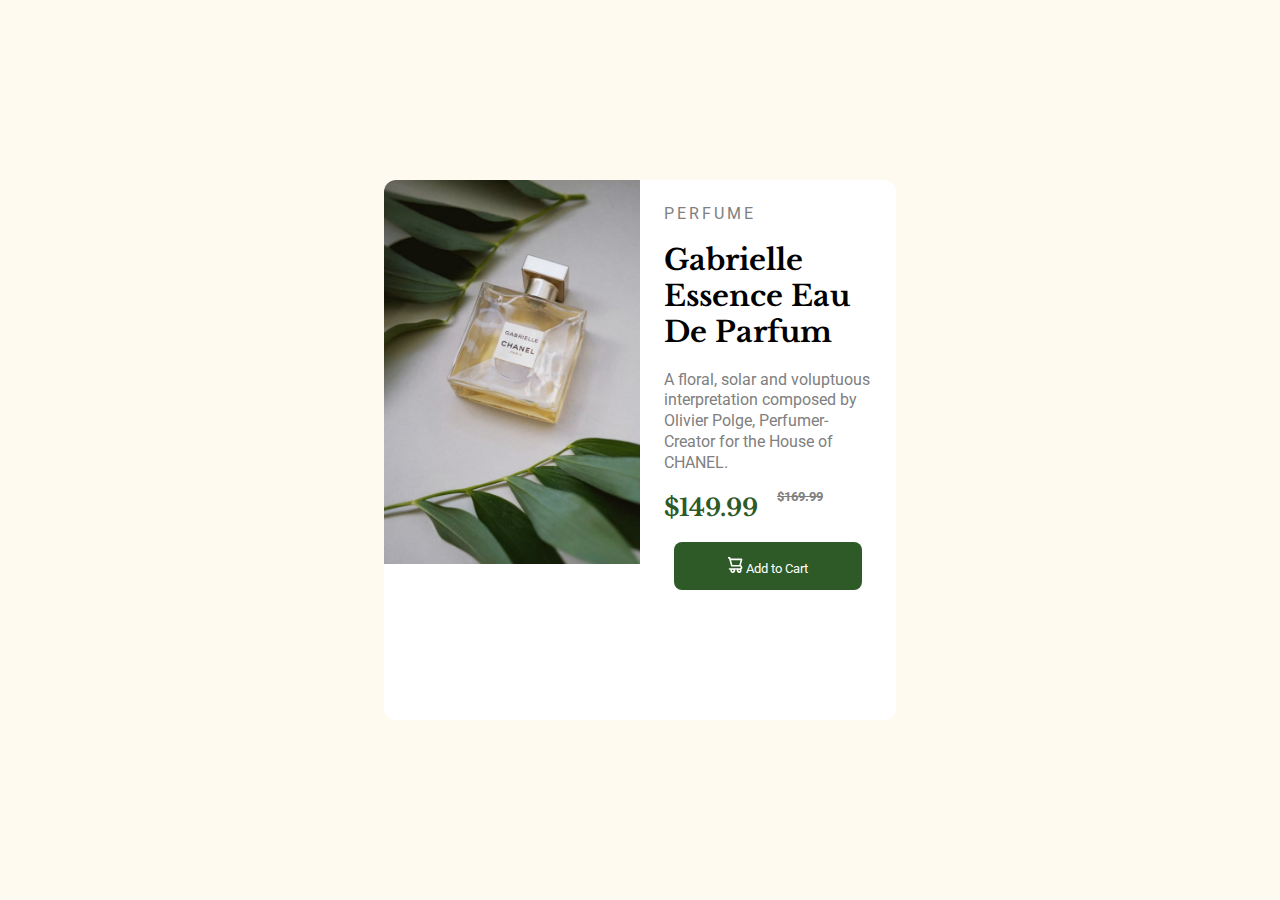
<file: product-preview-card-component-main/index.html>
<!DOCTYPE html>
<html lang="en">
<head>
  <meta charset="UTF-8">
  <meta name="viewport" content="width=device-width, initial-scale=1.0"> <!-- displays site properly based on user's device -->

  <link rel="icon" type="image/png" sizes="32x32" href="./images/favicon-32x32.png">
  
  <title>Frontend Mentor | Product preview card component</title>

  <!-- Feel free to remove these styles or customise in your own stylesheet 👍 -->
  <style>
    .attribution { font-size: 11px; text-align: center; }
    .attribution a { color: hsl(228, 45%, 44%); }
  </style>

  <link rel="stylesheet" href="styles.css">

  <!-- fonts link -->

  <link rel="preconnect" href="https://fonts.googleapis.com">
  <link rel="preconnect" href="https://fonts.gstatic.com" crossorigin>
  <link href="https://fonts.googleapis.com/css2?family=Libre+Baskerville:wght@700&family=Roboto&display=swap" rel="stylesheet">
</head>
<body>
  
  <div class="card">
    
    <img class="perfume-image" src="images/image-product-desktop.jpg" alt="Perrume Picture">
    

    <div class="text-content">
      
      <div class="type">PERFUME</div>

      <h1>Gabrielle Essence Eau De Parfum</h1>

      <div class="description">
      A floral, solar and voluptuous interpretation composed by Olivier Polge, 
      Perfumer-Creator for the House of CHANEL.</div>

      <h2 class="original-price">$149.99</h2>
      <h2 class="discounted-price">$169.99</h2>
     

      <button class="btn"><img class="cart-icon" src="images/icon-cart.svg"> Add to Cart</button>
      
      <!-- <div class="attribution">
        Challenge by <a href="https://www.frontendmentor.io?ref=challenge" target="_blank">Frontend Mentor</a>. 
        Coded by <a href="https://instagram.com/itsakhlaqahmed">Akhlaq Ahmed</a>.
      </div> -->
    </div>
  </div>
</body>
</html>
</file>
<file: product-preview-card-component-main/styles.css>
body {
    padding: 0;
    margin: 0;
    background-color: floralwhite ;
    font-family: 'Roboto', sans-serif;
}

.card {
    width: 40%;
    height: 60%;
    background-color: #fff;
    position: absolute;
    top: 50%;
    left: 50%;
    transform: translate(-50%, -50%);
    border-radius: 12px;
    font-size: 0;
    overflow: hidden;

}

.perfume-image {
    width: 50%;
    display: inline-block;
}

.text-content {
    box-sizing: border-box;
    vertical-align: top;
    font-size: 1rem;
    width: 50%;
    display: inline-block;
    padding: 1.5rem;
}

.type {
    letter-spacing: 3px;
    color: grey;
}

h1 {
    font-size: 1.8rem;
    font-family: 'Libre Baskerville', serif;

}

.description {
    color: grey;
    line-height: 1.3;
}

.original-price {
    display: inline-block;
    font-family: 'Libre Baskerville', serif;
    color:#2d5a27;

}

.discounted-price {
    color: grey;    
    display: inline-block;
    font-size: .8rem;
    margin: 15px;
    vertical-align: top;
    text-decoration: line-through;
    
}

.btn {
    margin: 0 auto;
    box-sizing: border-box;
    display: block;
    background-color:#2d5a27;
    width: 90%;
    height: 3rem;
    /* padding: 10px; */
    border: none;
    border-radius: 8px;
    color: #fff;
    font-family: 'Roboto', sans-serif;
}

.btn:hover {
    background-color: #254121;
    cursor: pointer;
}


@media (max-width: 820px) {

    .card {
        width: 90%;
        height: fit-content;
        background-color: #fff;
        position: absolute;
        top: 50%;
        left: 50%;
        transform: translate(-50%, -50%);
        border-radius: 12px;
        font-size: 0;
        overflow: hidden;
    
    }
    
    .perfume-image {
        content:url("images/image-product-mobile.jpg");
        display: block;
        width: 100%;
    }

    .text-content {
        box-sizing: border-box;
        display: block;
        font-size: 1rem;
        width: 100%;
        padding: 5%;
    }
    
    
}
</file>
